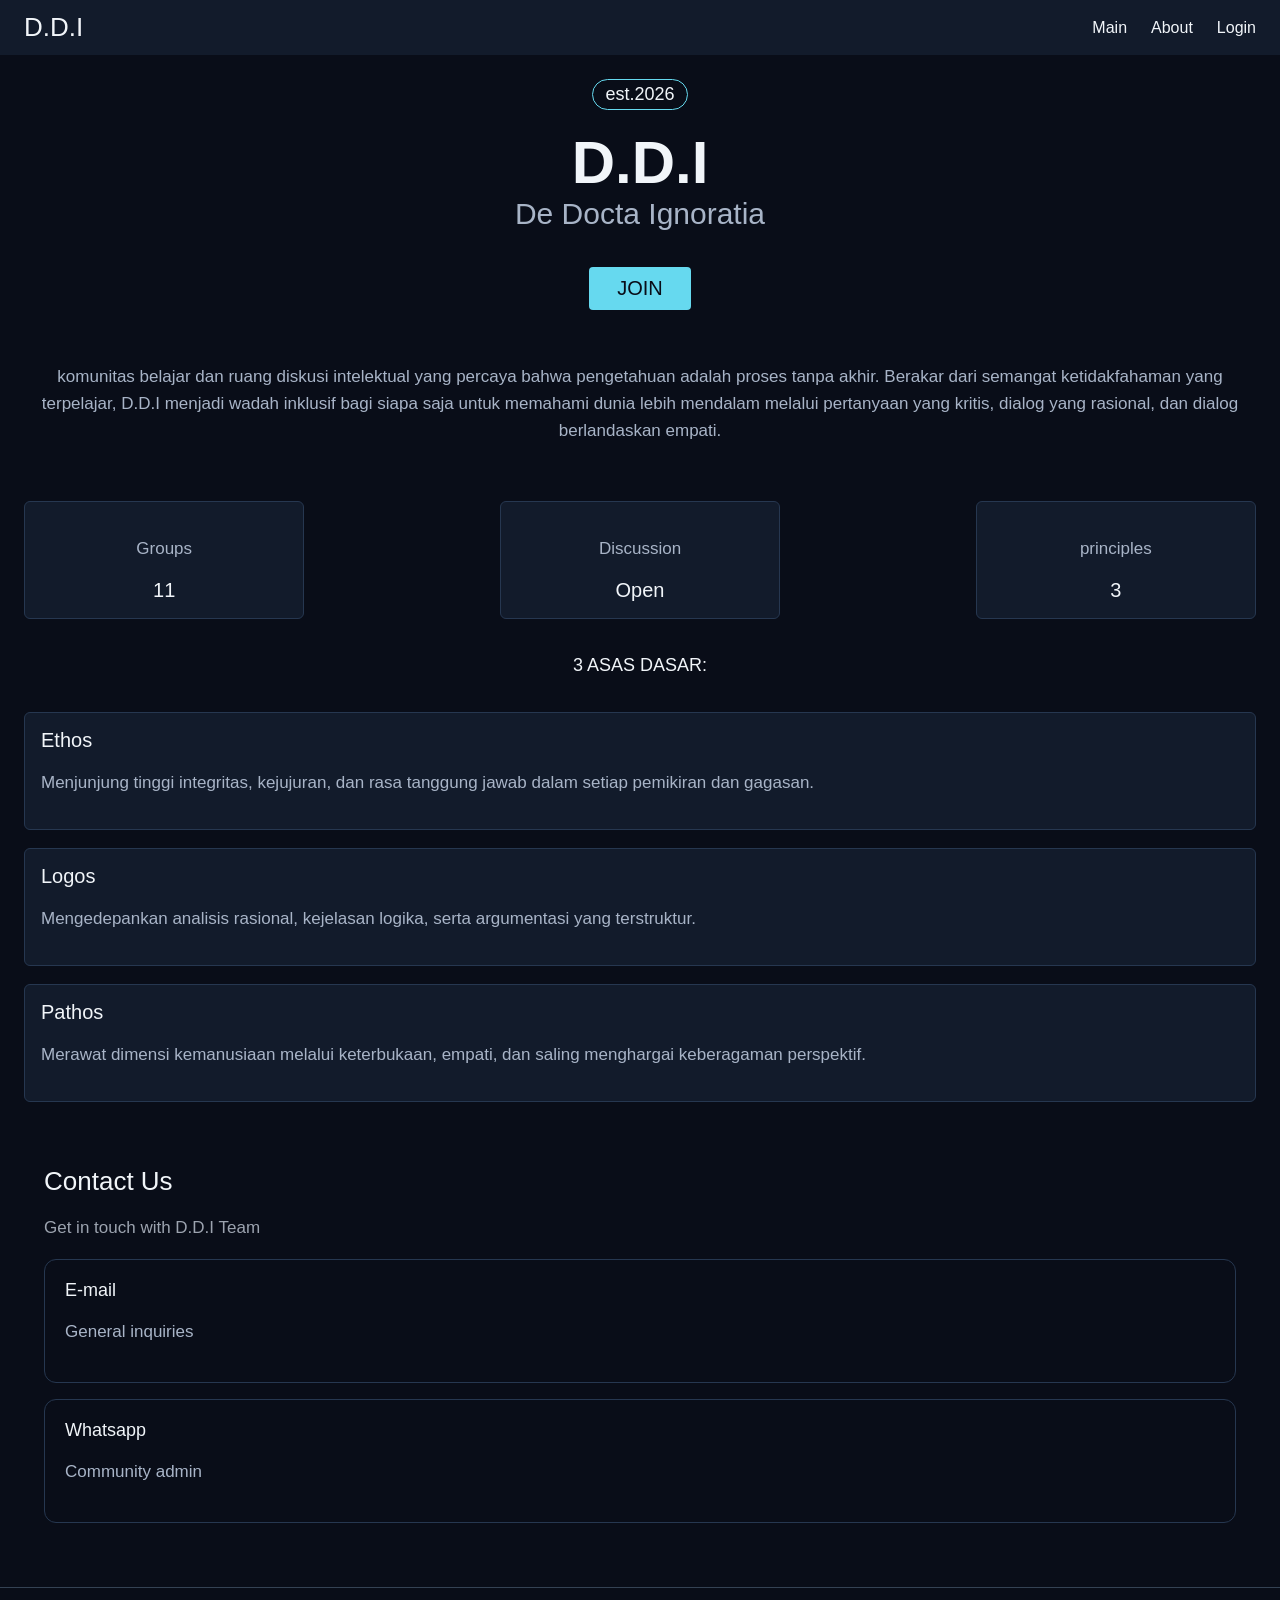
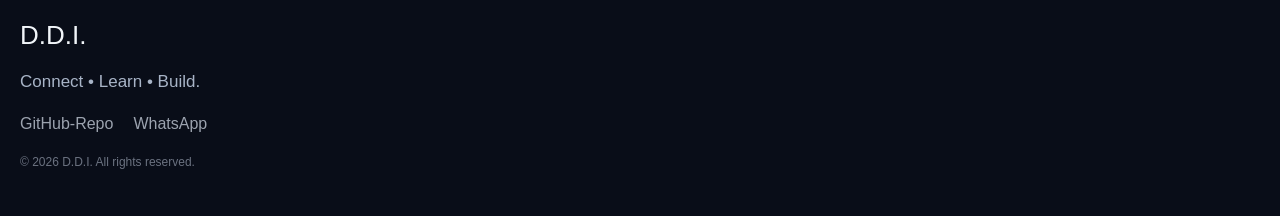
<file: Index/index.html>
<!DOCTYPE html>
<html lang="en">
<head>
  <meta charset="UTF-8">
  <meta name="viewport" content="width=device-width, initial-scale=1.0">
  <title>D.D.I | De Docta Ignoratia</title>
  <link rel="stylesheet" href="style.css">
</head>
<body>
  <header>
    <nav class="nav">
      <span class="secc">
        D.D.I
      </span>
      <ul class="nav-links">
        <li><a class="navlink" href="#main">Main</a></li>
        <li><a class="navlink" href="#about">About</a></li>
        <li><a class="navlink" href="../Login Page/Login.Html">Login</a></li>
      </ul>
    </nav>
  </header>
  
  <main>
    <center>
      <span class="sec badge" id="main">
        est.2026
      </span>
    </center>
    <br>
    <center>
      <span class="hero">
        D.D.I
      </span>
    </center>
    <center>
      <span class="s-hero">
        De Docta Ignoratia
      </span>
    </center>
    <br>
    <br>
    <center>
      
      <a href="https://chat.whatsapp.com/Er2KX8u7xDaHdJqF7b2KSs?s=cl&p=a&mlu=0">
        <button>
        JOIN
        </button>
      </a>
      <br>
      <br>
      <br>

      <span class="sec">
      </span>
      <p>
        komunitas belajar dan ruang diskusi intelektual yang percaya bahwa pengetahuan adalah proses tanpa akhir. Berakar dari semangat ketidakfahaman yang terpelajar, D.D.I menjadi wadah inklusif bagi siapa saja untuk memahami dunia lebih mendalam melalui pertanyaan yang kritis, dialog yang rasional, dan dialog berlandaskan empati.
      </p>
      
      <span class="sec">
      </span>
      <br>
      <br>

      <div class="card-container">
        <div class="card">
          <p>
            Groups
          </p>
          <div class="s-section">
            11
          </div>
          <div>
          </div>
        </div>
        <div class="card">
          <p>
            Discussion
          </p>
          <div class="s-section">
            Open
          </div>
          <div>
          </div>
        </div>
        <div class="card">
          <p>
            principles
          </p>
          <div class="s-section">
            3
          </div>
          <div>
          </div>
        </div>
      </div>

      <br>
      <br>

      <span class="sec" id="about">
        3 ASAS DASAR:
      </span>
    </center>
    
    <br>
    <br>

    <div class="box">
      <span class="s-section">
        Ethos
      </span>
      <p>
        Menjunjung tinggi integritas, kejujuran, dan rasa tanggung jawab dalam setiap pemikiran dan gagasan.
      </p>
    </div>
    <br>
    <div class="box">
      <span class="s-section">
        Logos
      </span>
      <p>
        Mengedepankan analisis rasional, kejelasan logika, serta argumentasi yang terstruktur.
      </p>
    </div>
    <br>
    <div class="box">
      <span class="s-section">
        Pathos
      </span>
      <p>
        Merawat dimensi kemanusiaan melalui keterbukaan, empati, dan saling menghargai keberagaman perspektif.
      </p>
    </div>

    <section class="contact">
      <span class="secc">Contact Us</span>
      <p>Get in touch with D.D.I Team</p>

      <div class="contact-card">
        <span class="sec">
          E-mail
        </span>

        <a href="mailto:wlcliterasi@gmail.com">
          <p>General inquiries</p>
        </a>
      </div>

      <div class="contact-card">
        <span class="sec">Whatsapp</span>

        <a href="https://wa.me/6283119148992"><p>Community admin</p></a>
      </div>
    </section>
  </main>
  
  
  <footer class="site-footer">
    <span class="secc">D.D.I.</span>

    <p>Connect • Learn • Build.</p>

    <nav class="footer-links">
      <a href="https://github.com/KnownToU/DDI-De-Docta-Ignoratia-Web-Project-">
        GitHub-Repo
      </a>

      <a href="https://wa.me/6283119148992">
        WhatsApp
      </a>
    </nav>

    <p class="copyright">
    &copy; 2026 D.D.I. All rights reserved.
    </p>
  </footer>

</body>
</html>
</file>
<file: Index/style.css>
:root {
  --bg: #090D18;
  --primarytxt: #F1F5F9;
  --accent: #66D9EF;
  --metadata: #A8B4C7;
  --true: #63D6A5;
  --navbar: #121B2B;
  --outline: #263750;
  --warn: #F4BD67;
  --hero: 60px;
  --section: 18px;
  --s-hero: 30px;
  --buttontxt: 20px;
  --s-section: 20px;
}

/* ==============================
   TYPOGRAPHY
   ============================== */

.hero {
  font-size: var(--hero);
  font-weight: bold;
  color: var(--primarytxt);
}

.secc {
  font-size: 26px;
  color: var(--primarytxt);
}

.sec {
  font-size: var(--section);
  color: var(--primarytxt);
}

.s-hero {
  font-size: var(--s-hero);
  font-weight: 500;
  color: var(--metadata);
}

.s-section {
  font-size: var(--s-section);
  color: var(--primarytxt);
}

p {
  font-size: 17px;
  color: var(--metadata);
  line-height: 1.6;
}

main {
  margin: 0 24px;
}

/* ==============================
   NAVBAR
   ============================== */

.nav {
  background-color: var(--navbar);
  padding: 12px 24px;
  display: flex;
  align-items: center;
  justify-content: space-between;
}

header {
  position: sticky;
  top: 0;
  z-index: 100;
}

.nav-links {
  display: flex;
  align-items: center;
  gap: 24px;

  list-style: none;
  padding: 0;
  margin: 0 0 0 auto;
}

.navlink {
  color: var(--primarytxt);
  text-decoration: none;
  font-size: 16px;
}

.navlink:hover {
  color: var(--warn);
}

/* ==============================
   BUTTON
   ============================== */

button {
  font-size: var(--buttontxt);
  font-weight: 500;
  background-color: var(--accent);
  color: var(--bg);
  border: none;
  padding: 10px 28px;
  cursor: pointer;
  border-radius: 4px;
}

button:hover {
  opacity: 0.85;
}

/* ==============================
   BODY & LAYOUT
   ============================== */

body {
  background-color: var(--bg);
  margin: 0;
  padding: 0;
  font-family: sans-serif;
}

/* ==============================
   CARD
   ============================== */

.card-container {
  display: flex;
  flex-wrap: wrap;
  justify-content: space-between;
}

.card {
  background-color: var(--navbar);
  border: 1px solid var(--outline);
  border-radius: 6px;
  padding: 16px;
  color: var(--primarytxt);
  width: 20%;
  flex-shrink: 0;
  overflow-wrap: break-word;
}

.primary {
  color: var(--primarytxt);
}

.badge {
  border-radius: 999px;
  border: 1px solid var(--accent);
  padding: 4px 12px;
  margin-top: 24px;
  display: inline-block;
}

.box {
  background-color: var(--navbar); 
  border: 1px solid var(--outline);
  border-radius: 6px;
  padding: 16px;
  color: var(--primarytxt);
}

/* Kontak */


.contact {
  padding: 64px 20px;
}

.contact h2 {
  font-size: 32px;
}

.contact > p {
  color: #9CA3AF;
}

.contact-card {
  padding: 20px;
  margin-top: 16px;

  border: 1px solid var(--outline);
  border-radius: 12px;
}


.contact-card a {
  display: block;
  color: var(--primarytxt);
  text-decoration: none;
  margin-top: 12px;
}

.contact-card a:hover {
  text-decoration: underline;
}

/* footer */


.site-footer {
  padding: 32px 20px;
  border-top: 1px solid #344253;
}

.footer-links {
  display: flex;
  gap: 20px;
  margin: 20px 0;
}

.footer-links a {
  color: #9CA3AF;
  text-decoration: none;
}

.copyright {
  color: #6B7280;
  font-size: 12px;
}
</file>
